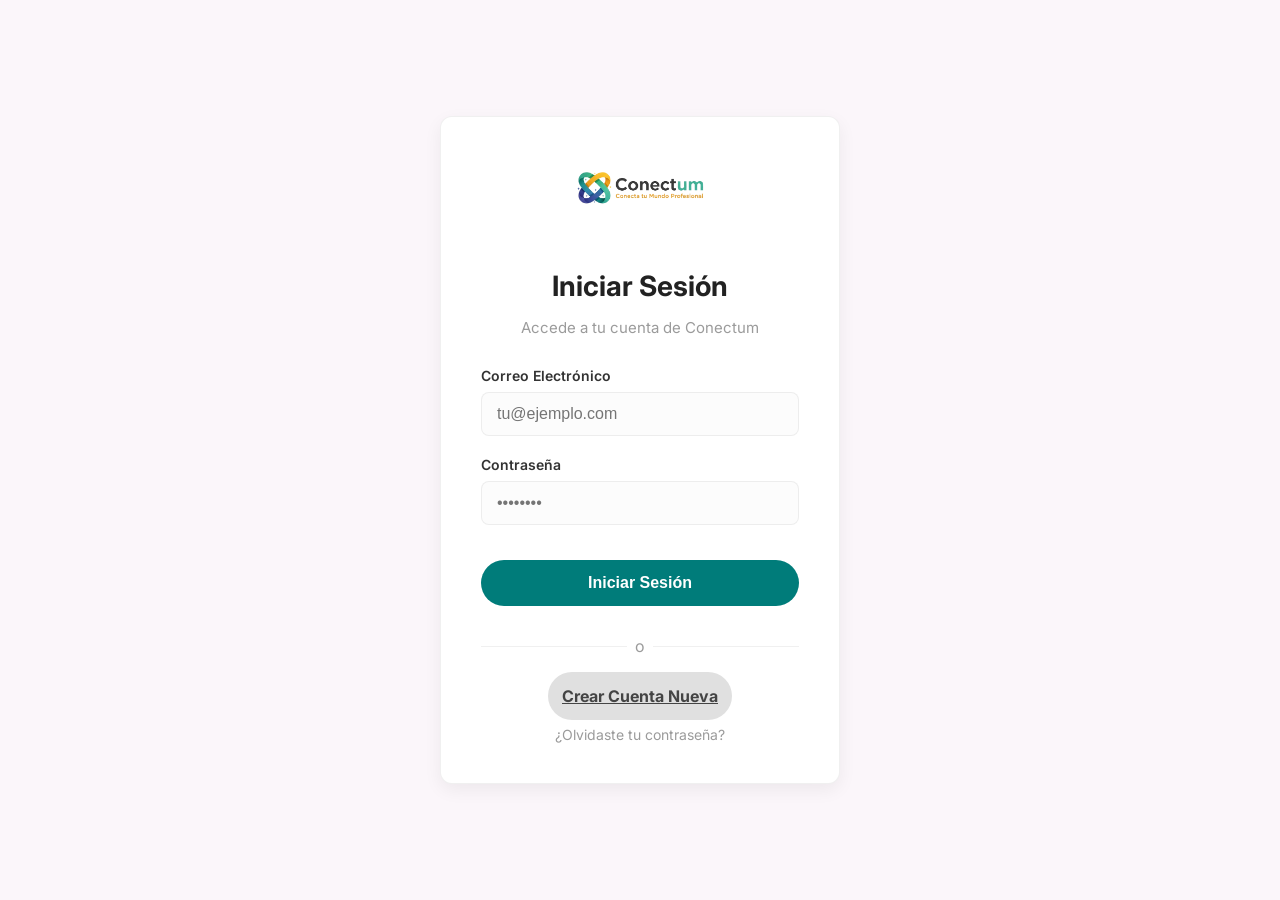
<file: login.html>
<!DOCTYPE html>
<html lang="es">
<head>
    <meta charset="utf-8" />
    <meta name="viewport" content="width=device-width, initial-scale=1" />
    <title>Conectum — Iniciar Sesión</title>

    <link href="https://fonts.googleapis.com/css2?family=Inter:wght@300;400;600;700;800&display=swap" rel="stylesheet">
    <link rel="stylesheet" href="https://cdnjs.cloudflare.com/ajax/libs/font-awesome/6.5.0/css/all.min.css">

    <link rel="stylesheet" href="styles.css" /> 
    <link rel="stylesheet" href="login.css" /> 
</head>
<body>
    <div class="login-container">
        <div class="login-box">
            <img src="conectum_logo.png" alt="Conectum" class="login-logo">
            <h2>Iniciar Sesión</h2>
            <p>Accede a tu cuenta de Conectum</p>

            <form class="login-form" id="loginForm">
                <div class="input-group">
                    <label for="email">Correo Electrónico</label>
                    <input type="email" id="email" placeholder="tu@ejemplo.com" required>
                </div>
                <div class="input-group">
                    <label for="password">Contraseña</label>
                    <input type="password" id="password" placeholder="••••••••" required>
                </div>
                <button type="button" class="btn login-btn" onclick="iniciarSesion()">Iniciar Sesión</button>
            </form>

            <div class="separator">
                <span>o</span>
            </div>

            <a href="register.html" class="btn create-account-btn">Crear Cuenta Nueva</a>

            <a href="#" class="forgot-password">¿Olvidaste tu contraseña?</a>
        </div>
    </div>

    <script>
        function iniciarSesion() {
            window.location.href = 'index.html'; 
        }
    </script>
</body>
</html>
</file>
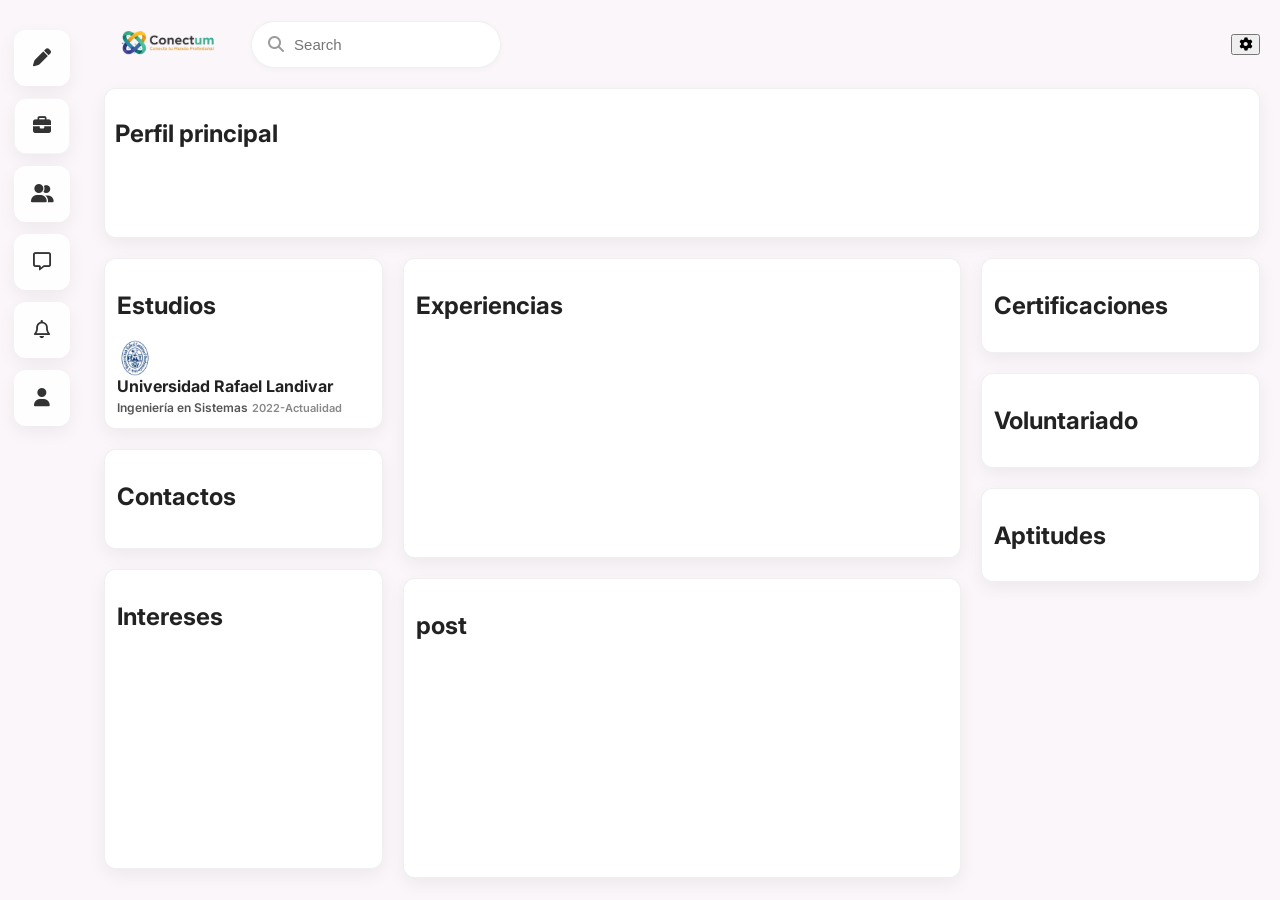
<file: perfil.html>
<!DOCTYPE html>
<html lang="es">
<head>
    <meta charset="UTF-8">
    <meta name="viewport" content="width=device-width, initial-scale=1.0">
    <title>Conectum - Perfil de usuario</title>
    
  <!-- Fuentes -->
  <link href="https://fonts.googleapis.com/css2?family=Inter:wght@300;400;600;700;800&display=swap" rel="stylesheet">

  <!-- Iconos -->
  <link rel="stylesheet" href="https://cdnjs.cloudflare.com/ajax/libs/font-awesome/6.5.0/css/all.min.css">

  <link rel="stylesheet" href="styles.css" />
  <link rel="stylesheet" href="perfil.css" />

</head>
<body>
      <div class="app">
            <!-- barra lateral -->
        <aside class="sidebar" aria-label="Barra Lateral">
            <div class="sidebar-inner">
                <button class="sb-btn" title="Post">
                    <i class="fa-solid fa-pen"></i>
                    <span>Post</span>  
                </button>
                <button class="sb-btn active" title="Jobs">
                    <i class="fa-solid fa-briefcase"></i>
                    <span>Jobs</span>
                    <span class="badge">8</span>
                </button>
                <button class="sb-btn" title="People">
                    <i class="fa-solid fa-user-group"></i>
                    <span>People</span>
                    <span class="badge">8</span>
                </button>
                <button class="sb-btn" title="Chat">
                    <i class="fa-regular fa-message"></i>
                    <span>Chat</span>
                </button>
                <button class="sb-btn" title="Alerts">
                    <i class="fa-regular fa-bell"></i>
                    <span>Alerts</span>
                </button>
                <button class="sb-btn" title="Profile">
                    <i class="fa-solid fa-user"></i>
                    <span>Profile</span>
                </button>
            </div>
        </aside>

        <main class="main" role="main">
            <header class="topbar">
                <div class="top-left">
                    <img src="conectum_logo.png" alt="Conectum" class="logo">
                </div>
                <div class="top-center">
                    <div class="search search-main" role="search" aria-label="Buscar">
                        <i class="fa-solid fa-magnifying-glass"></i>
                        <input type="search" placeholder="Search"/>
                    </div>
                </div>
                <div class="top-right">
                    <button class="icon-btn" title="Configuración"><i class="fa-solid fa-gear"></i></button>
                </div>
            </header>



             <!--Codigo modificado-->
            <section class="page">
                <!--Contenido Perfil-->
                <div class="profile-grid">
                    
                 <!-- Box principal ocupa toda la fila -->
                         <div class="box box-mainperfil">
                             <h2>Perfil principal</h2>
                         </div>

                        <div class="col left">
                             <div class="box box-studies">
                                <h2>Estudios</h2>
                                 <div class="academic-content">
                                     <div class="avatar"></div>
                                      <div class="academic-info">
                                         <strong>Universidad Rafael Landivar</strong>
                                         <span class="item-sub">Ingeniería en Sistemas</span>
                                         <span class="item-meta">2022-Actualidad</span>
                                       </div>
                                 </div>
                             </div>
                            
                             <div class="box box-contacts">
                                <h2>Contactos</h2>
                             </div>

                             <div class="box box-interests">
                                <h2>Intereses</h2>
                             </div>
                      </div>

                      <!-- Columna central -->
                       <div class="col center">
                             <div class="box box-experiences">
                                <h2>Experiencias</h2>
                             </div>
                             <div class="box box-post">
                                <h2>post</h2>
                             </div>
                       </div>

                        <div class="col right">
                             <div class="box box-certifications">
                                <h2>Certificaciones</h2> 
                             </div>
                             <div class="box box-volunteering">
                                <h2>Voluntariado</h2>
                             </div>

                             <div class="box box-skills">
                                <h2>Aptitudes</h2>
                                
                             </div>
                        </div>
                </div>
            </section>
        </main>
      </div>

</body>
</html>
</file>
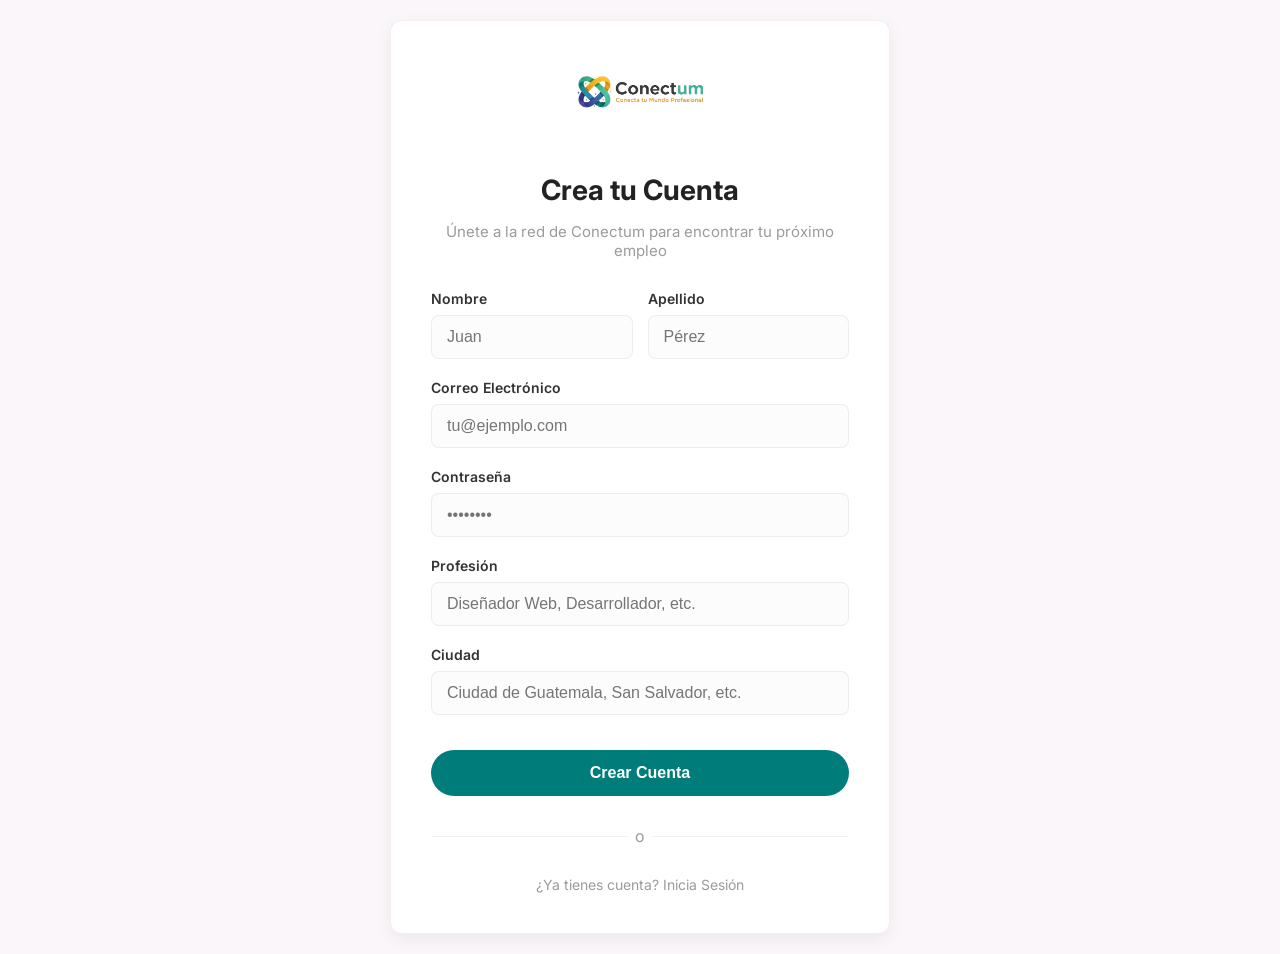
<file: register.html>
<!DOCTYPE html>
<html lang="es">
<head>
    <meta charset="utf-8" />
    <meta name="viewport" content="width=device-width, initial-scale=1" />
    <title>Conectum — Crear Cuenta</title>

    <link href="https://fonts.googleapis.com/css2?family=Inter:wght@300;400;600;700;800&display=swap" rel="stylesheet">
    <link rel="stylesheet" href="https://cdnjs.cloudflare.com/ajax/libs/font-awesome/6.5.0/css/all.min.css">
    
    <link rel="stylesheet" href="styles.css" /> 
    <link rel="stylesheet" href="login.css" /> 
    <link rel="stylesheet" href="register.css" /> 
</head>
<body>
    <div class="login-container">
        <div class="login-box register-box">
            <img src="conectum_logo.png" alt="Conectum" class="login-logo">
            <h2>Crea tu Cuenta</h2>
            <p>Únete a la red de Conectum para encontrar tu próximo empleo</p>

            <form class="login-form">
                <div class="input-row">
                    <div class="input-group">
                        <label for="nombre">Nombre</label>
                        <input type="text" id="nombre" placeholder="Juan" required>
                    </div>
                    <div class="input-group">
                        <label for="apellido">Apellido</label>
                        <input type="text" id="apellido" placeholder="Pérez" required>
                    </div>
                </div>
                
                <div class="input-group">
                    <label for="email">Correo Electrónico</label>
                    <input type="email" id="email" placeholder="tu@ejemplo.com" required>
                </div>
                <div class="input-group">
                    <label for="password">Contraseña</label>
                    <input type="password" id="password" placeholder="••••••••" required>
                </div>
                
                <div class="input-group">
                    <label for="profesion">Profesión</label>
                    <input type="text" id="profesion" placeholder="Diseñador Web, Desarrollador, etc." required>
                </div>

                <div class="input-group">
                    <label for="ciudad">Ciudad</label>
                    <input type="text" id="ciudad" placeholder="Ciudad de Guatemala, San Salvador, etc." required>
                </div>
                
                <button type="button" class="btn login-btn">Crear Cuenta</button>
            </form>

            <div class="separator">
                <span>o</span>
            </div>

            <a href="login.html" class="forgot-password">¿Ya tienes cuenta? Inicia Sesión</a>
        </div>
    </div>
</body>
</html>
</file>
<file: styles.css>
:root{
  --bg: #fbf6fa;          
  --card-bg: #ffffff;
  --muted: #9b9b9b;
  --accent: #007c7a;    
  --accent-2: #0a9ac5;   
  --radius: 12px;
  --shadow: 0 6px 18px rgba(16,16,16,0.06);
  --border: rgba(0,0,0,0.06);
  --pill-bg: rgba(15,20,30,0.04);
  font-size: 16px;
}


*{box-sizing:border-box}
html,body,#root{height:100%}
body{
  margin:0;
  font-family: "Inter", system-ui, -apple-system, "Segoe UI", Roboto, "Helvetica Neue", Arial;
  background:var(--bg);
  color:#222;
  -webkit-font-smoothing:antialiased;
  -moz-osx-font-smoothing:grayscale;
}


.app{
  display:flex;
  min-height:100vh;
}


.sidebar{
  width:84px;
  background:transparent;
  display:flex;
  align-items:flex-start;
  padding:30px;
}
.sidebar-inner{
  width:100%;
  display:flex;
  flex-direction:column;
  gap:12px;
  align-items:center;
}
.sb-btn{
  width:56px;
  height:56px;
  border-radius:12px;
  border:none;
  background:rgba(255,255,255,0.9);
  box-shadow: var(--shadow);
  display:flex;
  align-items:center;
  justify-content:center;
  position:relative;
  cursor:pointer;
  transition:transform .12s ease, box-shadow .12s;
  color:#333;
}
.sb-btn i{font-size:18px}
.sb-btn span{display:none} 
.sb-btn.active{transform:translateX(0); border:1px solid rgba(0,0,0,0.04)}

.sb-btn .badge{
  position:absolute;
  top:6px;
  right:6px;
  background:#ff3b30;
  color:#fff;
  font-size:11px;
  padding:2px 6px;
  border-radius:10px;
}


.main{
  flex:1;
  padding:20px;
  overflow:auto;
}


.topbar{
  display:flex;
  align-items:center;
  justify-content:space-between;
  gap:20px;
}

.top-left .logo{height:44px}

.top-center{
  display:flex;
  align-items:center;
  gap:14px;
  flex:1;
}
.search{
  background:var(--card-bg);
  border-radius:40px;
  display:flex;
  align-items:center;
  gap:10px;
  padding:8px 16px;
  border:1px solid var(--border);
  box-shadow: 0 2px 6px rgba(10,10,10,0.03);
}
.search i{color:var(--muted)}

.search input{
  border:0;
  outline:0;
  font-size:15px;
  padding:6px 0;
  background:transparent;
  width:100%;
}

.section-title-wrap{
  display:flex;
  justify-content:center;
  margin:20px 0 18px;
}
.section-title{
  width:60%;
  text-align:center;
  font-weight:600;
  padding:10px 12px;
  border-radius:8px;
  border:1px solid rgba(0,0,0,0.06);
  background:transparent;
  color:#333;
  font-size:15px;
}

.jobs-section{
  position:relative;
  display:flex;
  align-items:center;
  gap:2px;
  padding:0px;
}
.carousel-arrow{
  width:44px;
  height:44px;
  border-radius:999px;
  border:none;
  background:rgba(0,0,0,0.06);
  display:flex;
  align-items:center;
  justify-content:center;
  cursor:pointer;
  font-size:18px;
}

.jobs-track{
  display:flex;
  gap:24px;
  overflow-x:auto;
  scroll-behavior:smooth;
  padding:8px;
  width:100%;
}

.jobs-track::-webkit-scrollbar{height:8px}
.jobs-track::-webkit-scrollbar-thumb{background:rgba(0,0,0,0.08); border-radius:8px}

.job-card{
  min-width:740px; 
  background:var(--card-bg);
  border-radius:14px;
  border:1px solid var(--border);
  box-shadow:var(--shadow);
  padding:18px;
  display:flex;
  flex-direction:column;
  gap:12px;
}


.job-card-header{
  display:flex;
  justify-content:space-between;
  align-items:flex-start;
  gap:12px;
}
.job-meta{display:flex; flex-direction:column; gap:4px}
.job-role{
  font-weight:700;
  color:#0f8b7f;
}
.company-meta{
  display:flex;
  gap:8px;
  align-items:center;
  color:var(--muted);
  font-size:14px;
}
.company-icon{width:26px;height:26px;border-radius:6px;object-fit:cover}
.more-btn{background:transparent;border:none;color:var(--muted);font-size:18px;cursor:pointer}

.job-image{
  width:100%;
  height:300px;
  object-fit:cover;
  border-radius:10px;
  border:1px solid rgba(0,0,0,0.03);
}


.job-body h3{margin:0 0 6px 0;font-size:15px}
.job-desc{color:#454545; margin:0 0 10px 0; line-height:1.3}
.job-list{margin:0 0 6px 18px;color:#555; font-size:14px}

.company-card{
  background:#f7f7f8;
  border-radius:10px;
  border:1px solid rgba(0,0,0,0.03);
  padding:14px;
  display:flex;
  flex-direction:column;
  gap:10px;
}
.company-card-left{
  display:flex;
  gap:12px;
  align-items:center;
}
.comp-logo{width:42px;height:42px;border-radius:999px;object-fit:cover}
.comp-title{font-weight:600}
.verified{color:#1dbf79;margin-left:6px;font-size:14px}
.comp-desc{font-size:13px;color:#666;margin:0}

.job-tags{display:flex;gap:8px;flex-wrap:wrap;margin-top:6px}
.tag{
  background:var(--pill-bg);
  padding:8px 12px;
  border-radius:20px;
  font-size:13px;
  border:1px solid rgba(0,0,0,0.03);
}

.job-actions{
  display:flex;
  align-items:center;
  gap:12px;
  margin-top:6px;
}
.btn{
  padding:10px 20px;
  border-radius:28px;
  border:none;
  cursor:pointer;
  font-weight:700;
}
.btn.chat{background:#0ea6a1;color:#fff}
.btn.apply{background:var(--accent); color:#fff}
.save{
  margin-left:auto;
  background:transparent;border:1px solid rgba(0,0,0,0.06);
  width:44px;height:44px;border-radius:12px;cursor:pointer;
}

@media (max-width:1100px){
  .job-card{min-width:520px}
  .job-image{height:260px}
}

@media (max-width:860px){
  .sidebar{display:none}
  .main{padding:18px}
  .top-center{flex-direction:column; gap:10px}
  .section-title{width:100%}
  .job-card{min-width:100%; max-width:100%}
  .jobs-track{flex-direction:column; overflow-x:visible}
  .carousel-arrow{display:none}
}

@media (max-width:420px){
  body{font-size:15px}
  .job-image{height:200px}
  .job-card{padding:14px}
  .search input{font-size:14px}
}
</file>
<file: login.css>
.login-container {
    display: flex;
    justify-content: center;
    align-items: center;
    min-height: 100vh;
    background-color: var(--bg); 
    padding: 20px;
}

.login-box {
    background-color: var(--card-bg); 
    border-radius: var(--radius); 
    box-shadow: var(--shadow); 
    padding: 40px;
    width: 100%;
    max-width: 400px; 
    text-align: center;
    border: 1px solid var(--border); 
}

.login-logo {
    height: 60px; 
    margin-bottom: 25px;
}

.login-box h2 {
    font-size: 28px;
    font-weight: 700;
    margin-bottom: 10px;
    color: #222;
}

.login-box p {
    font-size: 15px;
    color: var(--muted);
    margin-bottom: 30px;
}

.input-group {
    text-align: left;
    margin-bottom: 20px;
}

.input-group label {
    display: block;
    font-size: 14px;
    color: #333;
    margin-bottom: 8px;
    font-weight: 600;
}

.input-group input {
    width: 100%;
    padding: 12px 15px;
    border: 1px solid var(--border);
    border-radius: 8px;
    font-size: 16px;
    background-color: #fcfcfc;
    outline: none;
    transition: border-color 0.2s ease;
}

.input-group input:focus {
    border-color: var(--accent);
}

.btn {
    width: 100%;
    padding: 14px;
    border-radius: 28px; 
    border: none;
    cursor: pointer;
    font-weight: 700;
    font-size: 16px;
    transition: background-color 0.2s ease, transform 0.1s ease;
}

.btn.login-btn {
    background-color: var(--accent); 
    color: #fff;
    margin-top: 15px;
}

.btn.login-btn:hover {
    background-color: #006b69; 
    transform: translateY(-1px);
}

.btn.create-account-btn {
    background-color: #e0e0e0;
    color: #444;
    margin-top: 25px;
}

.btn.create-account-btn:hover {
    background-color: #d0d0d0;
    transform: translateY(-1px);
}

/* Separador de o */
.separator {
    display: flex;
    align-items: center;
    text-align: center;
    margin: 30px 0;
    color: var(--muted);
}

.separator::before,
.separator::after {
    content: '';
    flex: 1;
    border-bottom: 1px solid var(--border);
}

.separator:not(:empty)::before {
    margin-right: .5em;
}

.separator:not(:empty)::after {
    margin-left: .5em;
}

/* Link para restablecer la contraseña */
.forgot-password {
    display: block;
    margin-top: 20px;
    color: var(--muted);
    font-size: 14px;
    text-decoration: none;
    transition: color 0.2s ease;
}

.forgot-password:hover {
    color: var(--accent);
}

/* Lo hacemos responsive, para pantallas pequeñas */
@media (max-width: 480px) {
    .login-box {
        padding: 30px 20px;
    }
    .login-logo {
        height: 50px;
    }
    .login-box h2 {
        font-size: 24px;
    }
    .btn {
        padding: 12px;
        font-size: 15px;
    }
}
</file>
<file: perfil.css>
/* MAIN */
.main{
  flex:1;
  padding:20px;
}

/* PAGE */
.page{
  margin-top:20px;
}

.profile-grid {
  display: grid;
  grid-template-columns: 1fr 2fr 1fr;
  grid-auto-rows: min-content;
  gap: 20px;
}

.col {
  display: flex;
  flex-direction: column;
  gap: 20px; /* Separación entre boxes */
}

/* BOXES */
.box {
  background: var(--card-bg);
  border-radius: var(--radius);
  border: 1px solid var(--border);
  box-shadow: var(--shadow);
  padding: 12px; /* padding compacto */
  font-weight: 600;
  overflow: hidden;
}

.box-mainperfil{
  grid-column: 1 / -1; /* Desde columna 1 hasta la última */
  padding: 10px;
  font-size: 1.0rem;
  min-height: 150px;
}
  
.box-studies{
  min-height: 150px
}

.box-contacts{
  min-height: 100px
}

.box-post{
  min-height: 300px
}

.box-experiences{
  min-height: 300px;
}

.box-certifications{
  min-height: 10px;
}


.box-interests{
  min-height: 300px
}

.box-volunteering{
  min-height: 10px
}

.box-skills{
  min-height: 70px;
}



.item-main{
  display:flex;
  flex-direction:column;
  font-size:15px;
  gap:4px;
}

.item-sub{
  font-size:12px;
  color:#555;
}

.item-meta{
  font-size:11px;
  color:#888;
}


.avatar{
  width:36px;
  height:36px;
  border-radius:50%;
  flex-shrink:0;
  background-image: url("landivar_logo.png");
  background-size: contain;
  background-position: center;
  background-repeat: no-repeat;
}

/* RESPONSIVE */
@media (max-width: 1024px) {
  .profile-grid {
    grid-template-columns: 1fr; /* una columna en tablet/móvil */
  }
}
</file>
<file: register.css>
.login-box.register-box {
    max-width: 500px;
}

.input-row {
    display: flex;
    gap: 15px; 
}


.input-row .input-group {
    flex: 1; 
    margin-bottom: 20px;
}


@media (max-width: 480px) {
    .login-box.register-box {
        max-width: 100%;
    }
    .input-row {
        flex-direction: column; 
        gap: 0;
    }
}
</file>
